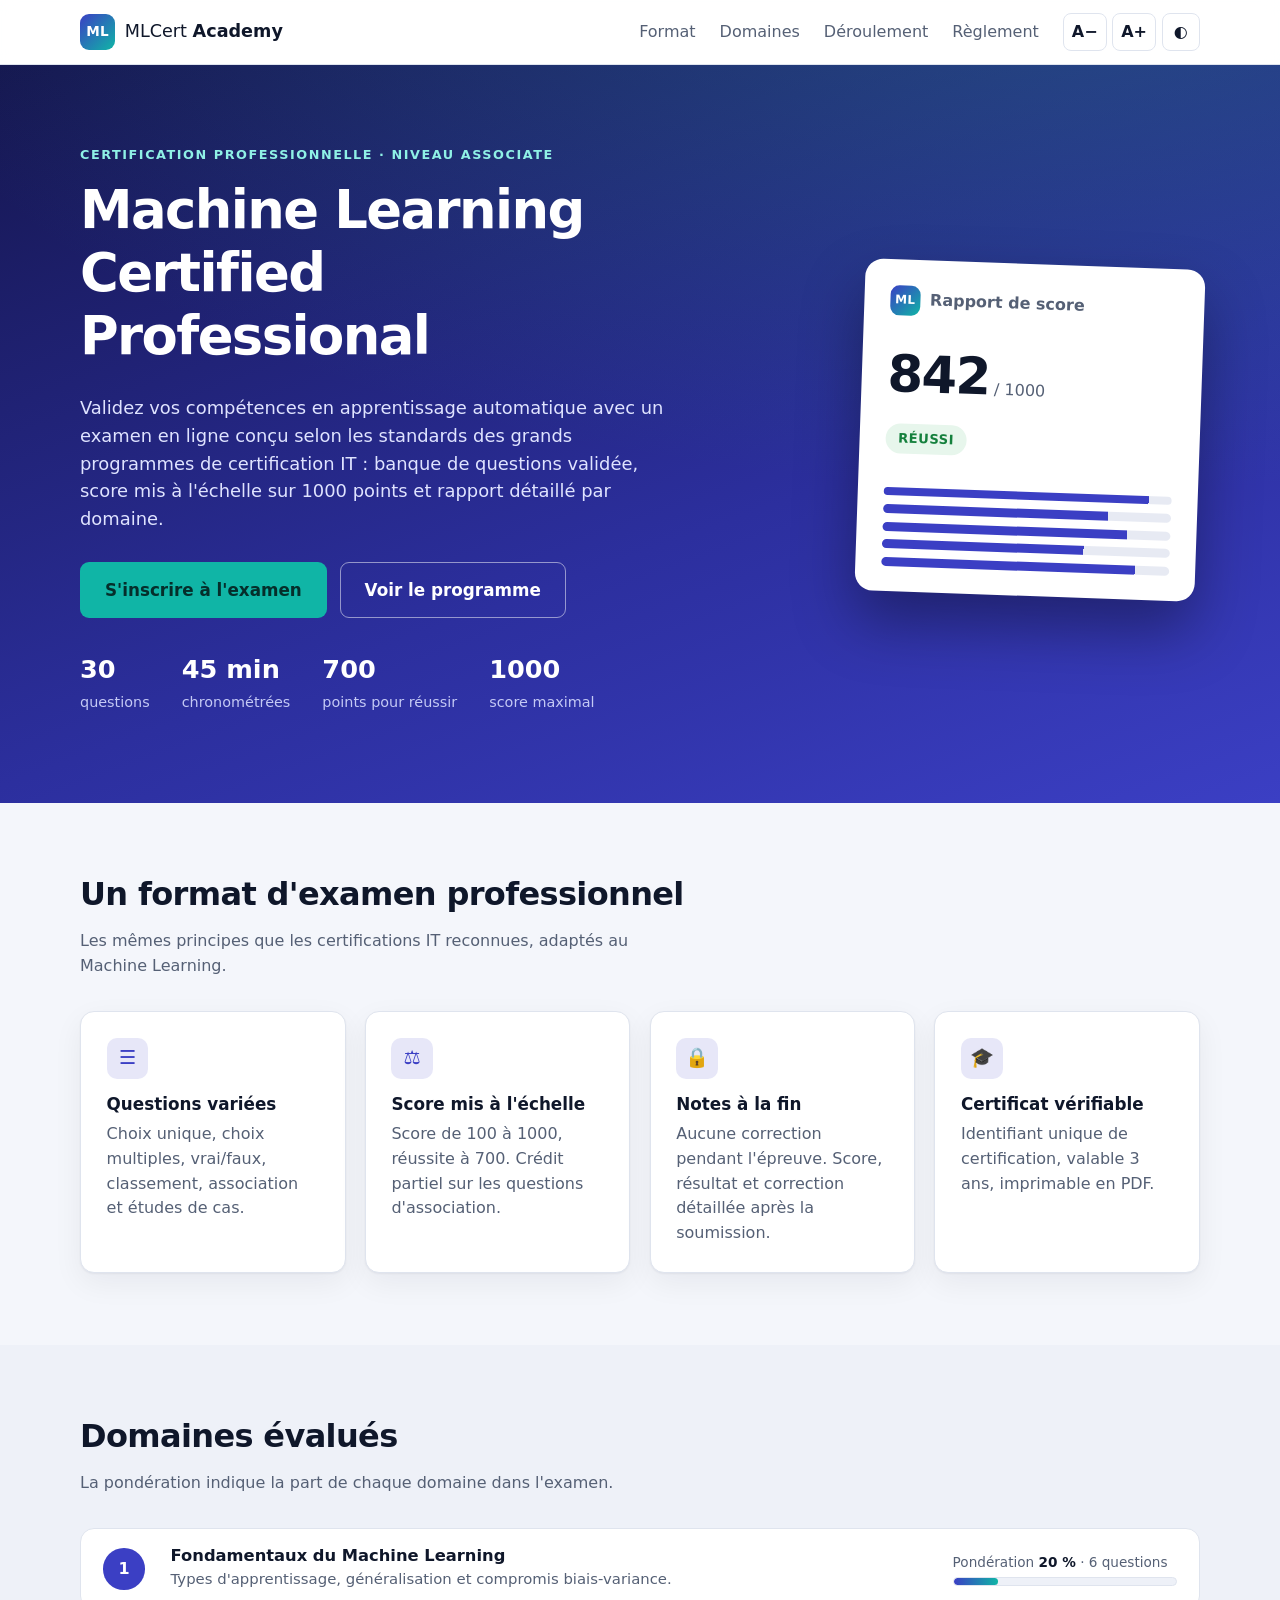
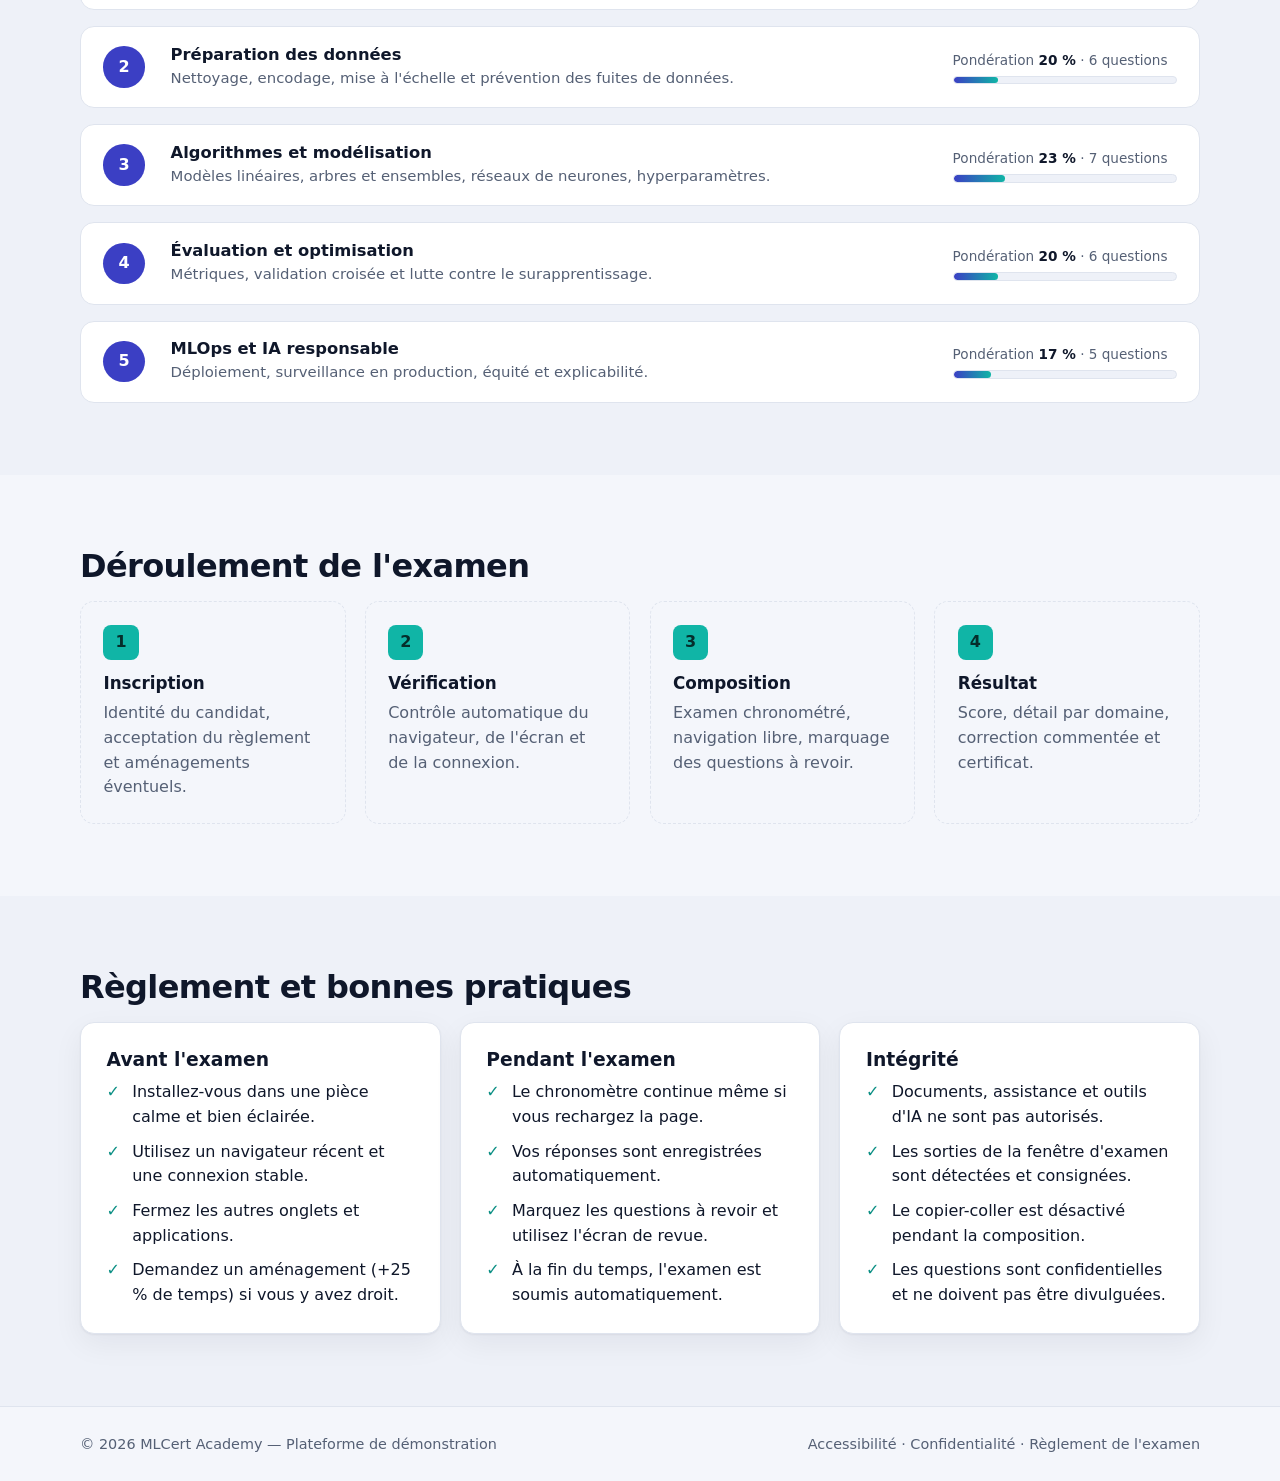
<file: certification/index.html>
<!DOCTYPE html>
<html lang="fr">
<head>
  <meta charset="utf-8">
  <meta name="viewport" content="width=device-width, initial-scale=1">
  <title>MLCert Academy — Certification Machine Learning en ligne</title>
  <meta name="description" content="Passez en ligne la certification Machine Learning Certified Professional (MLCP) : examen chronométré, score sur 1000 et rapport détaillé par domaine.">
  <link rel="icon" href="data:image/svg+xml,%3Csvg xmlns='http://www.w3.org/2000/svg' viewBox='0 0 32 32'%3E%3Crect width='32' height='32' rx='8' fill='%233b3fc4'/%3E%3Ctext x='16' y='21' font-family='Arial' font-weight='700' font-size='13' fill='white' text-anchor='middle'%3EML%3C/text%3E%3C/svg%3E">
  <link rel="stylesheet" href="styles.css">
</head>
<body data-screen="home">
  <a class="skip-link" href="#main">Aller au contenu</a>

  <!-- En-tête du site (hors examen) -->
  <header class="site-header no-print">
    <div class="container header-inner">
      <a class="logo" href="#" data-go="home">
        <span class="logo-mark" aria-hidden="true">ML</span>
        <span>MLCert <b>Academy</b></span>
      </a>
      <nav class="main-nav" aria-label="Navigation principale">
        <a href="#format">Format</a>
        <a href="#domaines">Domaines</a>
        <a href="#deroulement">Déroulement</a>
        <a href="#reglement">Règlement</a>
      </nav>
      <div class="a11y-tools" role="group" aria-label="Options d'affichage">
        <button type="button" class="icon-btn" data-font="-1" aria-label="Réduire la taille du texte">A−</button>
        <button type="button" class="icon-btn" data-font="1" aria-label="Agrandir la taille du texte">A+</button>
        <button type="button" class="icon-btn" data-contrast aria-pressed="false" aria-label="Contraste élevé">◐</button>
      </div>
    </div>
  </header>

  <!-- Barre d'examen (pendant la composition) -->
  <div class="exam-bar no-print">
    <div class="container wide exam-bar-inner">
      <div class="exam-title">
        <span class="logo-mark sm" aria-hidden="true">ML</span>
        <div>
          <strong>MLCP-101 · Examen en cours</strong>
          <span id="exam-candidate" class="exam-candidate"></span>
        </div>
      </div>
      <div id="timer-box" class="timer" role="timer" aria-label="Temps restant">
        <span aria-hidden="true">⏱</span> <span id="timer">--:--</span>
      </div>
      <div class="exam-actions">
        <div class="a11y-tools" role="group" aria-label="Options d'affichage">
          <button type="button" class="icon-btn light" data-font="-1" aria-label="Réduire la taille du texte">A−</button>
          <button type="button" class="icon-btn light" data-font="1" aria-label="Agrandir la taille du texte">A+</button>
          <button type="button" class="icon-btn light" data-contrast aria-pressed="false" aria-label="Contraste élevé">◐</button>
        </div>
        <button type="button" class="btn btn-light" id="btn-review">Revue et soumission</button>
      </div>
    </div>
    <div class="progress" aria-hidden="true"><div id="progress-fill"></div></div>
  </div>

  <main id="main">

    <!-- ===================== ACCUEIL ===================== -->
    <section id="screen-home" class="screen" aria-labelledby="home-title">
      <div class="hero">
        <div class="container hero-grid">
          <div>
            <p class="eyebrow">Certification professionnelle · Niveau Associate</p>
            <h1 id="home-title">Machine Learning Certified Professional</h1>
            <p class="hero-lead">Validez vos compétences en apprentissage automatique avec un examen en ligne
              conçu selon les standards des grands programmes de certification IT : banque de questions
              validée, score mis à l'échelle sur 1000 points et rapport détaillé par domaine.</p>
            <div class="hero-cta">
              <button type="button" class="btn btn-accent btn-lg" data-go="register">S'inscrire à l'examen</button>
              <a class="btn btn-outline-light btn-lg" href="#domaines">Voir le programme</a>
            </div>
            <p id="last-result" class="last-result" hidden>
              Vous avez déjà composé : <button type="button" class="link-btn" id="btn-last-result">consulter votre dernier résultat</button>
            </p>
            <ul class="hero-facts">
              <li><strong id="fact-q">30</strong><span>questions</span></li>
              <li><strong id="fact-t">45 min</strong><span>chronométrées</span></li>
              <li><strong>700</strong><span>points pour réussir</span></li>
              <li><strong>1000</strong><span>score maximal</span></li>
            </ul>
          </div>
          <div class="hero-visual" aria-hidden="true">
            <div class="mock-report">
              <div class="mock-head"><span class="logo-mark sm">ML</span><span>Rapport de score</span></div>
              <div class="mock-score"><b>842</b><span>/ 1000</span></div>
              <span class="badge pass">Réussi</span>
              <div class="mock-bars">
                <span style="--w:92%"></span><span style="--w:78%"></span><span style="--w:85%"></span><span style="--w:70%"></span><span style="--w:88%"></span>
              </div>
            </div>
          </div>
        </div>
      </div>

      <section id="format" class="section container" aria-labelledby="format-title">
        <h2 id="format-title" class="section-title">Un format d'examen professionnel</h2>
        <p class="section-lead">Les mêmes principes que les certifications IT reconnues, adaptés au Machine Learning.</p>
        <div class="cards-4">
          <article class="card feature">
            <span class="feature-icon" aria-hidden="true">☰</span>
            <h3>Questions variées</h3>
            <p>Choix unique, choix multiples, vrai/faux, classement, association et études de cas.</p>
          </article>
          <article class="card feature">
            <span class="feature-icon" aria-hidden="true">⚖</span>
            <h3>Score mis à l'échelle</h3>
            <p>Score de 100 à 1000, réussite à 700. Crédit partiel sur les questions d'association.</p>
          </article>
          <article class="card feature">
            <span class="feature-icon" aria-hidden="true">🔒</span>
            <h3>Notes à la fin</h3>
            <p>Aucune correction pendant l'épreuve. Score, résultat et correction détaillée après la soumission.</p>
          </article>
          <article class="card feature">
            <span class="feature-icon" aria-hidden="true">🎓</span>
            <h3>Certificat vérifiable</h3>
            <p>Identifiant unique de certification, valable 3 ans, imprimable en PDF.</p>
          </article>
        </div>
      </section>

      <section id="domaines" class="section alt" aria-labelledby="dom-title">
        <div class="container">
          <h2 id="dom-title" class="section-title">Domaines évalués</h2>
          <p class="section-lead">La pondération indique la part de chaque domaine dans l'examen.</p>
          <div id="domain-list" class="domain-list"></div>
        </div>
      </section>

      <section id="deroulement" class="section container" aria-labelledby="steps-title">
        <h2 id="steps-title" class="section-title">Déroulement de l'examen</h2>
        <ol class="steps">
          <li><span class="step-n">1</span><h3>Inscription</h3><p>Identité du candidat, acceptation du règlement et aménagements éventuels.</p></li>
          <li><span class="step-n">2</span><h3>Vérification</h3><p>Contrôle automatique du navigateur, de l'écran et de la connexion.</p></li>
          <li><span class="step-n">3</span><h3>Composition</h3><p>Examen chronométré, navigation libre, marquage des questions à revoir.</p></li>
          <li><span class="step-n">4</span><h3>Résultat</h3><p>Score, détail par domaine, correction commentée et certificat.</p></li>
        </ol>
      </section>

      <section id="reglement" class="section alt" aria-labelledby="rules-title">
        <div class="container">
          <h2 id="rules-title" class="section-title">Règlement et bonnes pratiques</h2>
          <div class="cards-3">
            <article class="card">
              <h3>Avant l'examen</h3>
              <ul class="check-list">
                <li>Installez-vous dans une pièce calme et bien éclairée.</li>
                <li>Utilisez un navigateur récent et une connexion stable.</li>
                <li>Fermez les autres onglets et applications.</li>
                <li>Demandez un aménagement (+25 % de temps) si vous y avez droit.</li>
              </ul>
            </article>
            <article class="card">
              <h3>Pendant l'examen</h3>
              <ul class="check-list">
                <li>Le chronomètre continue même si vous rechargez la page.</li>
                <li>Vos réponses sont enregistrées automatiquement.</li>
                <li>Marquez les questions à revoir et utilisez l'écran de revue.</li>
                <li>À la fin du temps, l'examen est soumis automatiquement.</li>
              </ul>
            </article>
            <article class="card">
              <h3>Intégrité</h3>
              <ul class="check-list">
                <li>Documents, assistance et outils d'IA ne sont pas autorisés.</li>
                <li>Les sorties de la fenêtre d'examen sont détectées et consignées.</li>
                <li>Le copier-coller est désactivé pendant la composition.</li>
                <li>Les questions sont confidentielles et ne doivent pas être divulguées.</li>
              </ul>
            </article>
          </div>
        </div>
      </section>

      <footer class="site-footer">
        <div class="container footer-inner">
          <span>© 2026 MLCert Academy — Plateforme de démonstration</span>
          <span>Accessibilité · Confidentialité · Règlement de l'examen</span>
        </div>
      </footer>
    </section>

    <!-- ===================== INSCRIPTION ===================== -->
    <section id="screen-register" class="screen" hidden aria-labelledby="reg-title">
      <div class="container narrow section">
        <button type="button" class="link-btn back" data-go="home">← Retour à l'accueil</button>
        <h1 id="reg-title" class="page-title">Inscription à l'examen MLCP-101</h1>
        <div class="reg-grid">
          <form id="reg-form" class="card form" novalidate>
            <h2 class="h-sm">Identité du candidat</h2>
            <div class="field">
              <label for="f-name">Nom complet</label>
              <input id="f-name" name="name" type="text" autocomplete="name" required minlength="3" aria-describedby="e-name">
              <p id="e-name" class="field-error" hidden>Saisissez votre nom complet (3 caractères minimum).</p>
            </div>
            <div class="field">
              <label for="f-email">Adresse e-mail</label>
              <input id="f-email" name="email" type="email" autocomplete="email" required aria-describedby="e-email">
              <p id="e-email" class="field-error" hidden>Saisissez une adresse e-mail valide.</p>
            </div>

            <h2 class="h-sm">Aménagements</h2>
            <label class="check">
              <input type="checkbox" name="extraTime">
              <span>J'ai droit à un temps supplémentaire (+25 %)</span>
            </label>

            <h2 class="h-sm">Règlement</h2>
            <div class="rules-box">
              <p>En commençant l'examen, je m'engage à :</p>
              <ul>
                <li>composer seul, sans document ni outil d'assistance ;</li>
                <li>ne pas quitter la fenêtre de l'examen ;</li>
                <li>ne pas copier ni divulguer les questions.</li>
              </ul>
            </div>
            <label class="check">
              <input type="checkbox" name="rules" required aria-describedby="e-rules">
              <span>J'ai lu et j'accepte le règlement de l'examen.</span>
            </label>
            <p id="e-rules" class="field-error" hidden>Vous devez accepter le règlement pour commencer.</p>

            <button type="submit" class="btn btn-primary btn-lg btn-block">Commencer l'examen</button>
          </form>

          <aside class="card">
            <h2 class="h-sm">Vérification du système</h2>
            <ul id="sys-check" class="sys-check"></ul>
            <h2 class="h-sm">Récapitulatif</h2>
            <dl class="recap">
              <div><dt>Examen</dt><dd>MLCP-101</dd></div>
              <div><dt>Questions</dt><dd id="recap-q">30</dd></div>
              <div><dt>Durée</dt><dd id="recap-t">45 minutes</dd></div>
              <div><dt>Seuil de réussite</dt><dd>700 / 1000</dd></div>
              <div><dt>Langue</dt><dd>Français</dd></div>
            </dl>
          </aside>
        </div>
      </div>
    </section>

    <!-- ===================== EXAMEN ===================== -->
    <section id="screen-exam" class="screen" hidden aria-label="Examen">
      <div id="integrity-banner" class="banner warn" role="alert" hidden></div>
      <div class="container wide exam-layout">
        <div class="card q-card">
          <div class="q-head">
            <span id="q-meta" class="q-meta"></span>
            <button type="button" id="btn-flag" class="btn btn-ghost sm" aria-pressed="false">⚑ Marquer pour révision</button>
          </div>
          <div id="q-body" class="q-body"></div>
          <div class="q-foot">
            <button type="button" id="btn-prev" class="btn btn-ghost">← Précédente</button>
            <span class="kbd-hint">Raccourcis : <kbd>A</kbd>–<kbd>D</kbd> répondre · <kbd>N</kbd>/<kbd>P</kbd> naviguer · <kbd>F</kbd> marquer</span>
            <button type="button" id="btn-next" class="btn btn-primary">Suivante →</button>
          </div>
        </div>
        <aside class="card nav-card" aria-labelledby="nav-title">
          <h2 id="nav-title" class="h-sm">Navigation</h2>
          <div id="nav-grid" class="nav-grid"></div>
          <ul class="legend">
            <li><span class="dot answered"></span>Répondue</li>
            <li><span class="dot"></span>Non répondue</li>
            <li><span class="dot flagged"></span>Marquée</li>
          </ul>
          <p id="nav-summary" class="nav-summary"></p>
        </aside>
      </div>
    </section>

    <!-- ===================== REVUE ===================== -->
    <section id="screen-review" class="screen" hidden aria-labelledby="rev-title">
      <div class="container narrow section">
        <h1 id="rev-title" class="page-title">Revue avant soumission</h1>
        <p class="lead">Vérifiez vos réponses. Après la soumission, vous ne pourrez plus les modifier.</p>
        <div id="review-stats" class="stats-row"></div>
        <div class="filters" role="group" aria-label="Filtrer les questions">
          <button type="button" class="chip active" data-rfilter="all">Toutes</button>
          <button type="button" class="chip" data-rfilter="unanswered">Non répondues</button>
          <button type="button" class="chip" data-rfilter="flagged">Marquées</button>
        </div>
        <ul id="review-list" class="review-list"></ul>
        <div class="actions">
          <button type="button" id="btn-back-exam" class="btn btn-ghost">← Retour à l'examen</button>
          <button type="button" id="btn-submit" class="btn btn-primary btn-lg">Terminer et soumettre</button>
        </div>
      </div>
    </section>

    <!-- ===================== RÉSULTATS ===================== -->
    <section id="screen-result" class="screen" hidden aria-labelledby="res-title">
      <div class="container section">
        <div class="card result-hero">
          <div class="gauge">
            <svg viewBox="0 0 120 120" role="img" aria-labelledby="gauge-label">
              <circle class="gauge-track" cx="60" cy="60" r="52"></circle>
              <circle id="gauge-fill" class="gauge-fill" cx="60" cy="60" r="52"></circle>
            </svg>
            <div class="gauge-text" id="gauge-label"><b id="res-score">0</b><span>/ 1000</span></div>
          </div>
          <div class="result-main">
            <span id="res-badge" class="badge"></span>
            <h1 id="res-title" class="page-title"></h1>
            <p id="res-msg" class="lead"></p>
            <dl id="res-meta" class="meta-grid"></dl>
            <div class="actions no-print">
              <button type="button" id="btn-print-report" class="btn btn-ghost">Imprimer le rapport</button>
              <button type="button" id="btn-print-cert" class="btn btn-accent" hidden>Télécharger le certificat</button>
              <button type="button" id="btn-retake" class="btn btn-primary">Nouvelle tentative</button>
            </div>
          </div>
        </div>

        <div class="result-grid">
          <section class="card" aria-labelledby="rd-title">
            <h2 id="rd-title" class="h-sm">Performance par domaine</h2>
            <div id="res-domains" class="res-domains"></div>
            <p class="muted small">Repère : 70 % et plus = domaine maîtrisé.</p>
          </section>
          <section class="card" aria-labelledby="rs-title">
            <h2 id="rs-title" class="h-sm">Synthèse</h2>
            <div id="res-summary" class="stats-row compact"></div>
            <h3 class="h-xs">Recommandations</h3>
            <ul id="res-reco" class="check-list"></ul>
          </section>
        </div>

        <div id="certificate-wrap" hidden>
          <div id="certificate" class="certificate">
            <div class="cert-inner">
              <div class="cert-logo"><span class="logo-mark" aria-hidden="true">ML</span> MLCert Academy</div>
              <p class="cert-kicker">Certificat de réussite</p>
              <p class="cert-small">Ce certificat atteste que</p>
              <p id="cert-name" class="cert-name"></p>
              <p class="cert-small">a réussi l'examen</p>
              <p class="cert-title">Machine Learning Certified Professional</p>
              <div class="cert-meta">
                <div><span>Score</span><b id="cert-score"></b></div>
                <div><span>Date</span><b id="cert-date"></b></div>
                <div><span>Valable jusqu'au</span><b id="cert-valid"></b></div>
                <div><span>Identifiant</span><b id="cert-id"></b></div>
              </div>
            </div>
          </div>
        </div>

        <section class="card" aria-labelledby="det-title">
          <div class="det-head">
            <h2 id="det-title" class="h-sm">Correction détaillée</h2>
            <div class="filters no-print" role="group" aria-label="Filtrer la correction">
              <button type="button" class="chip active" data-dfilter="all">Toutes</button>
              <button type="button" class="chip" data-dfilter="wrong">À revoir</button>
              <button type="button" class="chip" data-dfilter="right">Correctes</button>
            </div>
          </div>
          <ol id="res-details" class="details"></ol>
        </section>
      </div>
    </section>
  </main>

  <dialog id="modal" aria-labelledby="modal-title" aria-describedby="modal-text">
    <form method="dialog">
      <h2 id="modal-title"></h2>
      <p id="modal-text"></p>
      <div class="actions">
        <button value="cancel" class="btn btn-ghost">Annuler</button>
        <button value="ok" id="modal-ok" class="btn btn-primary">Confirmer</button>
      </div>
    </form>
  </dialog>
  <div id="toast" class="toast" role="status" aria-live="polite"></div>

  <script src="questions.js"></script>
  <script src="app.js"></script>
</body>
</html>
</file>
<file: certification/styles.css>
/* ============ Design tokens ============ */
:root {
  --bg: #f4f6fb;
  --surface: #ffffff;
  --surface-2: #eef1f8;
  --ink: #0f172a;
  --muted: #556075;
  --line: #dfe4ee;
  --brand: #3b3fc4;
  --brand-dark: #1e1f6b;
  --brand-ink: #ffffff;
  --accent: #10b5a6;
  --accent-ink: #052e2b;
  --ok: #15803d;
  --ok-bg: #e7f6ec;
  --bad: #b42318;
  --bad-bg: #fdecea;
  --warn: #9a5b00;
  --warn-bg: #fff3dc;
  --flag: #c2410c;
  --radius: 14px;
  --radius-sm: 9px;
  --shadow: 0 1px 2px rgba(15, 23, 42, .05), 0 10px 30px rgba(15, 23, 42, .06);
  --focus: 0 0 0 3px #fff, 0 0 0 6px #3b3fc4;
  --fs: 1;
  color-scheme: light;
}

body.hc {
  --bg: #000; --surface: #000; --surface-2: #111; --ink: #fff; --muted: #e6e6e6;
  --line: #fff; --brand: #ffd400; --brand-dark: #000; --brand-ink: #000;
  --accent: #00e5ff; --accent-ink: #000; --ok: #4ade80; --ok-bg: #002b12;
  --bad: #ff8a80; --bad-bg: #2b0000; --warn: #ffd400; --warn-bg: #221b00; --flag: #ffb366;
  --shadow: none; --focus: 0 0 0 3px #000, 0 0 0 6px #ffd400;
  color-scheme: dark;
}

*, *::before, *::after { box-sizing: border-box; }
[hidden] { display: none !important; }
html { font-size: calc(16px * var(--fs)); scroll-behavior: smooth; }
body {
  margin: 0;
  font-family: "Inter", "Segoe UI", system-ui, -apple-system, Roboto, Arial, sans-serif;
  color: var(--ink);
  background: var(--bg);
  line-height: 1.55;
  -webkit-font-smoothing: antialiased;
}
h1, h2, h3 { line-height: 1.2; margin: 0 0 .5em; }
p { margin: 0 0 1em; }
a { color: var(--brand); }
button, input, select { font: inherit; color: inherit; }
:focus-visible { outline: none; box-shadow: var(--focus); border-radius: 6px; }
@media (prefers-reduced-motion: reduce) { * { transition: none !important; animation: none !important; scroll-behavior: auto !important; } }

.sr-only { position: absolute; width: 1px; height: 1px; overflow: hidden; clip: rect(0 0 0 0); white-space: nowrap; }
.skip-link { position: absolute; left: 1rem; top: -3rem; background: var(--brand); color: var(--brand-ink); padding: .5rem 1rem; border-radius: 8px; z-index: 100; }
.skip-link:focus { top: 1rem; }

.container { width: min(1120px, 100% - 2.5rem); margin-inline: auto; }
.container.wide { width: min(1320px, 100% - 2rem); }
.container.narrow { width: min(880px, 100% - 2.5rem); }
.section { padding: 4.5rem 0; }
.section.alt { background: var(--surface-2); }
.section-title { font-size: clamp(1.6rem, 2.5vw, 2.1rem); letter-spacing: -.02em; }
.section-lead { color: var(--muted); max-width: 60ch; margin-bottom: 2rem; }
.page-title { font-size: clamp(1.5rem, 2.6vw, 2rem); letter-spacing: -.02em; }
.lead { color: var(--muted); font-size: 1.05rem; }
.muted { color: var(--muted); }
.small { font-size: .875rem; }
.h-sm { font-size: 1.05rem; margin: 0 0 1rem; }
.h-xs { font-size: .95rem; margin: 1.5rem 0 .6rem; }

/* ============ Buttons ============ */
.btn {
  display: inline-flex; align-items: center; justify-content: center; gap: .5rem;
  padding: .7rem 1.2rem; border-radius: var(--radius-sm); border: 1px solid transparent;
  font-weight: 600; cursor: pointer; text-decoration: none; transition: background .15s, transform .1s, border-color .15s;
}
.btn:active { transform: translateY(1px); }
.btn:disabled { opacity: .45; cursor: not-allowed; }
.btn-lg { padding: .9rem 1.5rem; font-size: 1.05rem; }
.btn.sm { padding: .4rem .8rem; font-size: .875rem; }
.btn-block { width: 100%; }
.btn-primary { background: var(--brand); color: var(--brand-ink); }
.btn-primary:hover:not(:disabled) { background: var(--brand-dark); }
body.hc .btn-primary:hover:not(:disabled) { background: #fff; }
.btn-accent { background: var(--accent); color: var(--accent-ink); }
.btn-accent:hover { filter: brightness(1.07); }
.btn-ghost { background: var(--surface); border-color: var(--line); color: var(--ink); }
.btn-ghost:hover:not(:disabled) { border-color: var(--brand); color: var(--brand); }
.btn-light { background: #fff; color: var(--brand-dark); }
.btn-outline-light { border-color: rgba(255,255,255,.5); color: #fff; }
.btn-outline-light:hover { background: rgba(255,255,255,.1); }
.link-btn { background: none; border: 0; padding: 0; color: var(--brand); font-weight: 600; cursor: pointer; text-decoration: underline; }
.link-btn.back { text-decoration: none; margin-bottom: 1.25rem; display: inline-block; }
.icon-btn {
  min-width: 2.4rem; height: 2.4rem; padding: 0 .5rem; border-radius: 8px;
  border: 1px solid var(--line); background: var(--surface); cursor: pointer; font-weight: 700;
}
.icon-btn:hover:not(:disabled) { border-color: var(--brand); color: var(--brand); }
.icon-btn[aria-pressed="true"] { background: var(--brand); color: var(--brand-ink); border-color: var(--brand); }
.icon-btn.light { background: rgba(255,255,255,.12); border-color: rgba(255,255,255,.3); color: #fff; }
.icon-btn:disabled { opacity: .35; cursor: not-allowed; }

/* ============ Header ============ */
.site-header { position: sticky; top: 0; z-index: 20; background: color-mix(in srgb, var(--surface) 92%, transparent); backdrop-filter: blur(8px); border-bottom: 1px solid var(--line); }
.header-inner { display: flex; align-items: center; gap: 1.5rem; height: 4rem; }
.logo { display: flex; align-items: center; gap: .6rem; text-decoration: none; color: var(--ink); font-size: 1.1rem; }
.logo-mark {
  display: inline-grid; place-items: center; width: 2.2rem; height: 2.2rem; border-radius: 9px;
  background: linear-gradient(135deg, var(--brand), var(--accent)); color: #fff; font-weight: 800; font-size: .85rem; letter-spacing: .02em;
}
.logo-mark.sm { width: 1.9rem; height: 1.9rem; font-size: .75rem; }
.main-nav { display: flex; gap: 1.5rem; margin-left: auto; }
.main-nav a { color: var(--muted); text-decoration: none; font-weight: 500; }
.main-nav a:hover { color: var(--brand); }
.a11y-tools { display: flex; gap: .35rem; }

/* ============ Hero ============ */
.hero { background: radial-gradient(1200px 500px at 85% -10%, #2d8f9a55, transparent), linear-gradient(160deg, #15164f, #2c2f9e 60%, #3b3fc4); color: #fff; padding: 5rem 0 5.5rem; }
body.hc .hero { background: #000; border-bottom: 2px solid #fff; }
.hero-grid { display: grid; grid-template-columns: 1.3fr 1fr; gap: 3rem; align-items: center; }
.eyebrow { text-transform: uppercase; letter-spacing: .12em; font-size: .8rem; font-weight: 700; color: #8ff1e6; }
.hero h1 { font-size: clamp(2.1rem, 4.4vw, 3.3rem); letter-spacing: -.03em; }
.hero-lead { font-size: 1.12rem; color: #dfe3ff; max-width: 58ch; }
.hero-cta { display: flex; gap: .8rem; flex-wrap: wrap; margin: 1.8rem 0 1rem; }
.last-result { color: #dfe3ff; }
.last-result .link-btn { color: #8ff1e6; }
.hero-facts { list-style: none; padding: 0; margin: 2rem 0 0; display: grid; grid-template-columns: repeat(4, auto); gap: 2rem; justify-content: start; }
.hero-facts strong { display: block; font-size: 1.6rem; }
.hero-facts span { color: #c4c9f5; font-size: .9rem; }
.mock-report { background: #fff; color: #0f172a; border-radius: 18px; padding: 1.6rem; box-shadow: 0 30px 60px rgba(0,0,0,.35); max-width: 340px; margin-left: auto; transform: rotate(2deg); }
.mock-head { display: flex; align-items: center; gap: .6rem; font-weight: 700; color: #556075; }
.mock-score { margin: 1.2rem 0 .6rem; }
.mock-score b { font-size: 3.2rem; letter-spacing: -.03em; }
.mock-score span { color: #556075; margin-left: .3rem; }
.mock-bars { display: grid; gap: .55rem; margin-top: 1.3rem; }
.mock-bars span { height: .55rem; border-radius: 99px; background: linear-gradient(90deg, #3b3fc4 var(--w), #e7eaf3 var(--w)); }

/* ============ Cards & lists ============ */
.card { background: var(--surface); border: 1px solid var(--line); border-radius: var(--radius); box-shadow: var(--shadow); padding: 1.6rem; }
.cards-4 { display: grid; grid-template-columns: repeat(4, 1fr); gap: 1.2rem; }
.cards-3 { display: grid; grid-template-columns: repeat(3, 1fr); gap: 1.2rem; }
.feature h3 { font-size: 1.05rem; margin-top: .9rem; }
.feature p { color: var(--muted); margin: 0; }
.feature-icon { display: inline-grid; place-items: center; width: 2.6rem; height: 2.6rem; border-radius: 10px; background: color-mix(in srgb, var(--brand) 12%, transparent); color: var(--brand); font-size: 1.2rem; }
.check-list { list-style: none; padding: 0; margin: 0; display: grid; gap: .6rem; }
.check-list li { position: relative; padding-left: 1.6rem; }
.check-list li::before { content: "✓"; position: absolute; left: 0; color: var(--accent); font-weight: 800; }
body:not(.hc) .check-list li::before { color: #0b8f84; }

.domain-list { display: grid; gap: 1rem; }
.domain { display: grid; grid-template-columns: 3rem 1fr 14rem; gap: 1.2rem; align-items: center; background: var(--surface); border: 1px solid var(--line); border-radius: var(--radius); padding: 1.1rem 1.4rem; }
.domain-n { display: grid; place-items: center; width: 2.6rem; height: 2.6rem; border-radius: 50%; background: var(--brand); color: var(--brand-ink); font-weight: 800; }
.domain h3 { font-size: 1.02rem; margin: 0 0 .15rem; }
.domain p { margin: 0; color: var(--muted); font-size: .93rem; }
.weight { display: grid; gap: .3rem; font-size: .85rem; color: var(--muted); }
.weight b { color: var(--ink); }
.bar { height: .55rem; background: var(--surface-2); border-radius: 99px; overflow: hidden; border: 1px solid var(--line); }
.bar > span { display: block; height: 100%; background: linear-gradient(90deg, var(--brand), var(--accent)); border-radius: 99px; }

.steps { list-style: none; padding: 0; margin: 0; display: grid; grid-template-columns: repeat(4, 1fr); gap: 1.2rem; counter-reset: s; }
.steps li { position: relative; padding: 1.4rem; border-radius: var(--radius); border: 1px dashed var(--line); }
.steps h3 { font-size: 1.05rem; margin-top: .8rem; }
.steps p { color: var(--muted); margin: 0; }
.step-n { display: grid; place-items: center; width: 2.2rem; height: 2.2rem; border-radius: 8px; background: var(--accent); color: var(--accent-ink); font-weight: 800; }

.site-footer { border-top: 1px solid var(--line); padding: 1.6rem 0; color: var(--muted); font-size: .9rem; }
.footer-inner { display: flex; justify-content: space-between; gap: 1rem; flex-wrap: wrap; }

/* ============ Forms ============ */
.reg-grid { display: grid; grid-template-columns: 1.4fr 1fr; gap: 1.4rem; align-items: start; }
.form .h-sm:not(:first-child) { margin-top: 1.6rem; }
.field { margin-bottom: 1rem; }
.field label { display: block; font-weight: 600; margin-bottom: .35rem; }
.field input { width: 100%; padding: .75rem .9rem; border: 1px solid var(--line); border-radius: var(--radius-sm); background: var(--surface); }
.field input:focus-visible { border-color: var(--brand); }
.field input[aria-invalid="true"] { border-color: var(--bad); }
.field-error { color: var(--bad); font-size: .875rem; margin: .35rem 0 0; }
.check { display: flex; gap: .65rem; align-items: flex-start; cursor: pointer; margin-bottom: .6rem; }
.check input { width: 1.15rem; height: 1.15rem; margin-top: .2rem; accent-color: var(--brand); }
.rules-box { background: var(--surface-2); border-radius: var(--radius-sm); padding: 1rem 1.2rem; margin-bottom: 1rem; font-size: .93rem; }
.rules-box ul { margin: .3rem 0 0; padding-left: 1.2rem; }
.rules-box p { margin: 0; }
.form .btn-block { margin-top: 1.4rem; }
.sys-check { list-style: none; padding: 0; margin: 0 0 1.6rem; display: grid; gap: .55rem; }
.sys-check li { display: flex; justify-content: space-between; gap: 1rem; padding: .55rem .8rem; background: var(--surface-2); border-radius: 8px; font-size: .93rem; }
.sys-check .ok { color: var(--ok); font-weight: 700; }
.sys-check .ko { color: var(--warn); font-weight: 700; }
.recap { margin: 0; display: grid; gap: .5rem; }
.recap div { display: flex; justify-content: space-between; border-bottom: 1px solid var(--line); padding-bottom: .45rem; }
.recap dt { color: var(--muted); }
.recap dd { margin: 0; font-weight: 600; }

/* ============ Exam ============ */
.exam-bar { display: none; position: sticky; top: 0; z-index: 30; background: var(--brand-dark); color: #fff; }
body.hc .exam-bar { border-bottom: 2px solid #fff; }
body[data-screen="exam"] .exam-bar, body[data-screen="review"] .exam-bar { display: block; }
body[data-screen="exam"] .site-header, body[data-screen="review"] .site-header { display: none; }
.exam-bar-inner { display: flex; align-items: center; gap: 1rem; height: 4rem; }
.exam-title { display: flex; align-items: center; gap: .7rem; }
.exam-title strong { display: block; font-size: .95rem; }
.exam-candidate { display: block; font-size: .8rem; color: #c4c9f5; }
body.hc .exam-candidate { color: #fff; }
.timer { margin-inline: auto; display: inline-flex; align-items: center; gap: .4rem; font-variant-numeric: tabular-nums; font-weight: 800; font-size: 1.25rem; padding: .35rem 1rem; border-radius: 99px; background: rgba(255,255,255,.12); }
.timer.warn { background: #ffb020; color: #1a1300; animation: pulse 1.5s infinite; }
@keyframes pulse { 50% { opacity: .75; } }
.exam-actions { display: flex; align-items: center; gap: .8rem; }
.progress { height: 4px; background: rgba(255,255,255,.15); }
#progress-fill { height: 100%; width: 0; background: var(--accent); transition: width .3s; }

.banner { padding: .8rem 1.2rem; text-align: center; font-weight: 600; }
.banner.warn { background: var(--warn-bg); color: var(--warn); border-bottom: 1px solid currentColor; }

.exam-layout { display: grid; grid-template-columns: 1fr 290px; gap: 1.4rem; padding: 1.6rem 0 3rem; align-items: start; }
.q-card { padding: 0; display: flex; flex-direction: column; min-height: 62vh; }
.q-head { display: flex; justify-content: space-between; align-items: center; gap: 1rem; padding: 1rem 1.6rem; border-bottom: 1px solid var(--line); }
.q-meta { color: var(--muted); font-size: .9rem; font-weight: 600; }
#btn-flag[aria-pressed="true"] { background: var(--flag); border-color: var(--flag); color: #fff; }
body.hc #btn-flag[aria-pressed="true"] { color: #000; }
.q-body { padding: 1.8rem 1.6rem; flex: 1; }
.q-text { font-size: 1.2rem; font-weight: 650; margin-bottom: 1.2rem; line-height: 1.45; }
.q-text:focus { box-shadow: none; }
.scenario { background: var(--surface-2); border-left: 4px solid var(--accent); border-radius: 8px; padding: 1rem 1.2rem; margin-bottom: 1.2rem; }
.scenario strong { display: block; font-size: .78rem; text-transform: uppercase; letter-spacing: .08em; color: var(--muted); margin-bottom: .3rem; }
.scenario p { margin: 0; }
.hint { color: var(--muted); font-size: .92rem; margin: -.5rem 0 1rem; }
.hint.err { color: var(--bad); font-weight: 600; }
.options { border: 0; padding: 0; margin: 0; display: grid; gap: .7rem; }
.option {
  display: flex; align-items: center; gap: .9rem; padding: .95rem 1.1rem; border: 1.5px solid var(--line);
  border-radius: 12px; cursor: pointer; transition: border-color .15s, background .15s; background: var(--surface);
}
.option:hover { border-color: color-mix(in srgb, var(--brand) 55%, var(--line)); }
.option input { position: absolute; opacity: 0; pointer-events: none; }
.option:has(input:focus-visible) { box-shadow: var(--focus); }
.option .key { flex: none; display: grid; place-items: center; width: 2rem; height: 2rem; border-radius: 8px; border: 1.5px solid var(--line); font-weight: 700; font-size: .9rem; color: var(--muted); }
.option.selected { border-color: var(--brand); background: color-mix(in srgb, var(--brand) 7%, var(--surface)); }
.option.selected .key { background: var(--brand); border-color: var(--brand); color: var(--brand-ink); }
.option.multi .key { border-radius: 6px; }

.order-list { list-style: none; padding: 0; margin: 0 0 1rem; display: grid; gap: .6rem; }
.order-item { display: flex; align-items: center; gap: .9rem; padding: .7rem .9rem; border: 1.5px solid var(--line); border-radius: 12px; background: var(--surface); }
.order-item .pos { flex: none; display: grid; place-items: center; width: 2rem; height: 2rem; border-radius: 8px; background: var(--surface-2); font-weight: 700; }
.order-item .txt { flex: 1; }
.order-btns { display: flex; gap: .3rem; }
.order-item.dragging { opacity: .5; }
.order-item[draggable="true"] { cursor: grab; }

.match { display: grid; gap: .7rem; }
.match-row { display: grid; grid-template-columns: 1fr 1fr; gap: 1rem; align-items: center; padding: .7rem .9rem; border: 1.5px solid var(--line); border-radius: 12px; }
.match-left { font-weight: 600; }
.match select { width: 100%; padding: .6rem .7rem; border: 1px solid var(--line); border-radius: 8px; background: var(--surface); }

.q-foot { display: flex; justify-content: space-between; align-items: center; gap: 1rem; padding: 1rem 1.6rem; border-top: 1px solid var(--line); }
.kbd-hint { color: var(--muted); font-size: .8rem; text-align: center; }
kbd { font-family: inherit; font-size: .75rem; padding: .05rem .35rem; border: 1px solid var(--line); border-bottom-width: 2px; border-radius: 4px; background: var(--surface-2); }

.nav-card { position: sticky; top: 5.5rem; }
.nav-grid { display: grid; grid-template-columns: repeat(5, 1fr); gap: .45rem; }
.nav-btn { position: relative; aspect-ratio: 1; border-radius: 8px; border: 1.5px solid var(--line); background: var(--surface); font-weight: 700; cursor: pointer; font-size: .85rem; }
.nav-btn.answered { background: color-mix(in srgb, var(--brand) 14%, var(--surface)); border-color: color-mix(in srgb, var(--brand) 40%, var(--line)); }
.nav-btn.flagged::after { content: ""; position: absolute; top: 3px; right: 3px; width: 7px; height: 7px; border-radius: 50%; background: var(--flag); }
.nav-btn.current { border-color: var(--brand); box-shadow: 0 0 0 2px var(--brand); }
.legend { list-style: none; padding: 0; margin: 1.2rem 0 .6rem; display: grid; gap: .35rem; font-size: .85rem; color: var(--muted); }
.legend li { display: flex; align-items: center; gap: .5rem; }
.dot { width: .9rem; height: .9rem; border-radius: 4px; border: 1.5px solid var(--line); background: var(--surface); }
.dot.answered { background: color-mix(in srgb, var(--brand) 14%, var(--surface)); border-color: color-mix(in srgb, var(--brand) 40%, var(--line)); }
.dot.flagged { background: var(--flag); border-color: var(--flag); border-radius: 50%; }
.nav-summary { font-size: .88rem; font-weight: 600; margin: 0; }

/* ============ Review ============ */
.stats-row { display: grid; grid-template-columns: repeat(auto-fit, minmax(140px, 1fr)); gap: .8rem; margin: 1.5rem 0; }
.stats-row.compact { margin: 0; }
.stat { background: var(--surface); border: 1px solid var(--line); border-radius: 12px; padding: 1rem; }
.stat b { display: block; font-size: 1.6rem; }
.stat span { color: var(--muted); font-size: .88rem; }
.stat.ok b { color: var(--ok); } .stat.bad b { color: var(--bad); } .stat.warn b { color: var(--warn); } .stat.flag b { color: var(--flag); }
.filters { display: flex; gap: .5rem; flex-wrap: wrap; margin-bottom: 1rem; }
.chip { padding: .4rem .9rem; border-radius: 99px; border: 1px solid var(--line); background: var(--surface); cursor: pointer; font-weight: 600; font-size: .88rem; }
.chip.active { background: var(--ink); color: var(--bg); border-color: var(--ink); }
.review-list { list-style: none; padding: 0; margin: 0 0 2rem; display: grid; gap: .5rem; }
.review-item { display: flex; align-items: center; gap: 1rem; width: 100%; text-align: left; padding: .8rem 1rem; border: 1px solid var(--line); border-radius: 10px; background: var(--surface); cursor: pointer; }
.review-item:hover { border-color: var(--brand); }
.review-item .n { font-weight: 800; width: 2.2rem; }
.review-item .t { flex: 1; min-width: 0; overflow: hidden; text-overflow: ellipsis; white-space: nowrap; }
.tag { font-size: .78rem; font-weight: 700; padding: .2rem .6rem; border-radius: 99px; white-space: nowrap; }
.tag.ok { background: var(--ok-bg); color: var(--ok); }
.tag.bad { background: var(--bad-bg); color: var(--bad); }
.tag.warn { background: var(--warn-bg); color: var(--warn); }
.tag.flag { background: color-mix(in srgb, var(--flag) 14%, var(--surface)); color: var(--flag); }
.actions { display: flex; gap: .8rem; flex-wrap: wrap; justify-content: flex-end; }

/* ============ Results ============ */
.result-hero { display: grid; grid-template-columns: 220px 1fr; gap: 2.2rem; align-items: center; margin-bottom: 1.4rem; padding: 2rem; }
.result-hero .actions { justify-content: flex-start; margin-top: 1.4rem; }
.gauge { position: relative; width: 210px; height: 210px; }
.gauge svg { width: 100%; height: 100%; transform: rotate(-90deg); }
.gauge circle { fill: none; stroke-width: 10; }
.gauge-track { stroke: var(--surface-2); }
.gauge-fill { stroke: var(--brand); stroke-linecap: round; stroke-dasharray: 326.73; stroke-dashoffset: 326.73; transition: stroke-dashoffset 1.2s ease-out; }
.gauge.pass .gauge-fill { stroke: var(--ok); }
.gauge.fail .gauge-fill { stroke: var(--bad); }
.gauge-text { position: absolute; inset: 0; display: grid; place-content: center; text-align: center; }
.gauge-text b { font-size: 3rem; letter-spacing: -.03em; line-height: 1; }
.gauge-text span { color: var(--muted); }
.badge { display: inline-block; padding: .3rem .8rem; border-radius: 99px; font-weight: 800; font-size: .82rem; letter-spacing: .04em; text-transform: uppercase; margin-bottom: .8rem; }
.badge.pass { background: var(--ok-bg); color: var(--ok); }
.badge.fail { background: var(--bad-bg); color: var(--bad); }
.meta-grid { display: grid; grid-template-columns: repeat(auto-fit, minmax(150px, 1fr)); gap: .8rem 1.4rem; margin: 0; }
.meta-grid dt { color: var(--muted); font-size: .82rem; }
.meta-grid dd { margin: 0; font-weight: 700; }
.result-grid { display: grid; grid-template-columns: 1.3fr 1fr; gap: 1.4rem; margin-bottom: 1.4rem; }
.res-domains { display: grid; gap: 1.1rem; margin-bottom: 1rem; }
.rd-row .rd-top { display: flex; justify-content: space-between; gap: 1rem; font-size: .93rem; margin-bottom: .35rem; }
.rd-row .rd-top b { white-space: nowrap; }
.rd-row .bar { height: .7rem; position: relative; overflow: visible; }
.rd-row .bar::after { content: ""; position: absolute; left: 70%; top: -4px; bottom: -4px; width: 2px; background: var(--ink); opacity: .5; }
.rd-row .bar > span { transition: width 1s ease-out; }
.rd-row.good .bar > span { background: var(--ok); }
.rd-row.mid .bar > span { background: #d97706; }
.rd-row.low .bar > span { background: var(--bad); }

.det-head { display: flex; justify-content: space-between; align-items: center; gap: 1rem; flex-wrap: wrap; }
.details { list-style: none; padding: 0; margin: 0; display: grid; gap: 1rem; }
.detail { border: 1px solid var(--line); border-left-width: 5px; border-radius: 12px; padding: 1.1rem 1.3rem; }
.detail.right { border-left-color: var(--ok); }
.detail.partial { border-left-color: #d97706; }
.detail.wrong { border-left-color: var(--bad); }
.detail-top { display: flex; justify-content: space-between; gap: 1rem; align-items: center; margin-bottom: .5rem; color: var(--muted); font-size: .85rem; font-weight: 600; }
.detail h3 { font-size: 1rem; margin-bottom: .8rem; }
.detail-answers { display: grid; grid-template-columns: 1fr 1fr; gap: 1rem; margin-bottom: .8rem; font-size: .93rem; }
.detail-answers > div { background: var(--surface-2); border-radius: 8px; padding: .7rem .9rem; }
.detail-answers .lbl { display: block; font-size: .75rem; text-transform: uppercase; letter-spacing: .06em; color: var(--muted); font-weight: 700; margin-bottom: .25rem; }
.detail-answers ol { margin: 0; padding-left: 1.2rem; }
.explain { margin: 0; font-size: .93rem; }
.explain::before { content: "💡 "; }

.certificate { margin: 0 0 1.4rem; background: linear-gradient(135deg, #f7f4ea, #fff); border: 1px solid #e4dcc0; border-radius: var(--radius); padding: 1rem; color: #1b1b2f; }
.cert-inner { border: 2px solid #c9b77a; border-radius: 10px; padding: 2.4rem 2rem; text-align: center; }
.cert-logo { display: inline-flex; align-items: center; gap: .6rem; font-weight: 800; font-size: 1.1rem; }
.cert-kicker { text-transform: uppercase; letter-spacing: .25em; font-size: .85rem; color: #8a7535; margin: 1.4rem 0 1rem; font-weight: 700; }
.cert-small { color: #555; margin: 0; }
.cert-name { font-family: Georgia, "Times New Roman", serif; font-size: 2.3rem; margin: .4rem 0 .6rem; }
.cert-title { font-size: 1.35rem; font-weight: 800; color: #1e1f6b; margin: .3rem 0 1.6rem; }
.cert-meta { display: flex; justify-content: center; gap: 2.5rem; flex-wrap: wrap; font-size: .9rem; }
.cert-meta span { display: block; color: #777; font-size: .78rem; text-transform: uppercase; letter-spacing: .06em; }

/* ============ Dialog & toast ============ */
dialog { border: 0; border-radius: var(--radius); padding: 1.8rem; width: min(460px, 100% - 2rem); background: var(--surface); color: var(--ink); box-shadow: 0 30px 80px rgba(0,0,0,.3); }
body.hc dialog { border: 2px solid #fff; }
dialog::backdrop { background: rgba(10, 12, 40, .55); backdrop-filter: blur(2px); }
dialog h2 { font-size: 1.25rem; }
dialog p { color: var(--muted); }
.toast { position: fixed; left: 50%; bottom: 1.5rem; transform: translate(-50%, 150%); visibility: hidden; background: var(--ink); color: var(--bg); padding: .8rem 1.3rem; border-radius: 10px; font-weight: 600; transition: transform .3s; z-index: 60; max-width: calc(100% - 2rem); }
.toast.show { transform: translate(-50%, 0); visibility: visible; }

/* ============ Responsive ============ */
@media (max-width: 1000px) {
  .cards-4 { grid-template-columns: repeat(2, 1fr); }
  .steps { grid-template-columns: repeat(2, 1fr); }
  .hero-grid { grid-template-columns: 1fr; }
  .hero-visual { display: none; }
  .exam-layout { grid-template-columns: 1fr; }
  .nav-card { position: static; order: -1; }
  .nav-grid { grid-template-columns: repeat(10, 1fr); }
  .result-grid, .reg-grid { grid-template-columns: 1fr; }
  .kbd-hint { display: none; }
}
@media (max-width: 720px) {
  .main-nav { display: none; }
  .header-inner .a11y-tools { margin-left: auto; }
  .cards-3, .cards-4, .steps { grid-template-columns: 1fr; }
  .hero-facts { grid-template-columns: repeat(2, auto); gap: 1.2rem 2rem; }
  .domain { grid-template-columns: 2.6rem 1fr; }
  .weight { grid-column: 1 / -1; }
  .exam-title div, .exam-actions .a11y-tools { display: none; }
  .exam-bar-inner { gap: .5rem; }
  .timer { margin-inline: 0 auto; font-size: 1.1rem; }
  .nav-grid { grid-template-columns: repeat(6, 1fr); }
  .match-row, .detail-answers { grid-template-columns: 1fr; }
  .result-hero { grid-template-columns: 1fr; justify-items: center; text-align: center; }
  .result-hero .actions { justify-content: center; }
  .q-body, .q-head, .q-foot { padding-inline: 1rem; }
}

/* ============ Print ============ */
@media print {
  .no-print, .site-header, .exam-bar, .toast, .filters { display: none !important; }
  body { background: #fff; }
  .card { box-shadow: none; break-inside: avoid; }
  .detail { break-inside: avoid; }
  body.print-cert #screen-result .container > :not(#certificate-wrap) { display: none !important; }
  body.print-cert #certificate-wrap { display: block !important; }
  body.print-cert .certificate { border: 0; margin: 0; }
  @page { margin: 14mm; }
}
</file>
